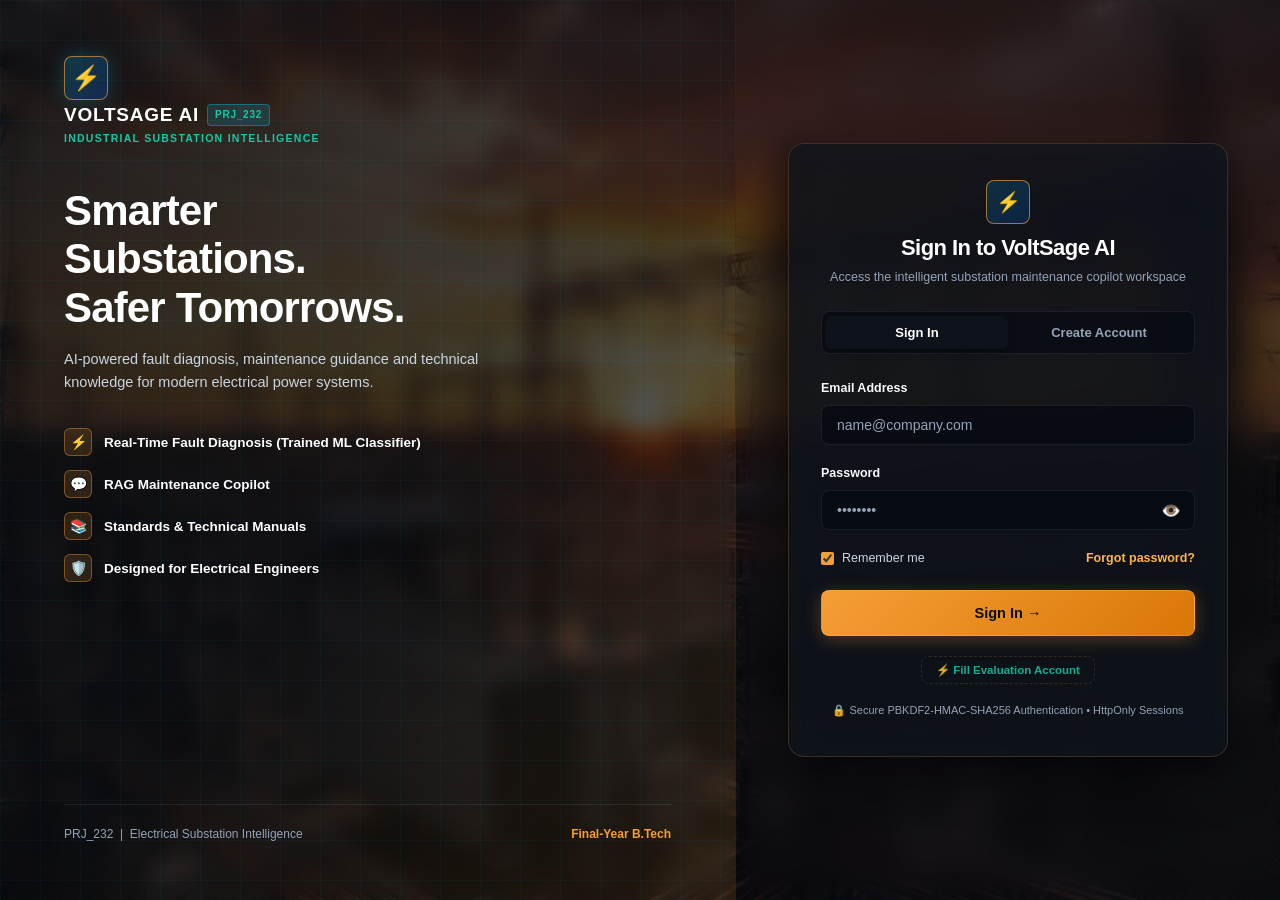
<file: frontend/login.html>
<!DOCTYPE html>
<html lang="en">
<head>
    <meta charset="UTF-8">
    <meta name="viewport" content="width=device-width, initial-scale=1.0">
    <title>VoltSage AI | Sign In & Authentication — PRJ_232</title>
    <link rel="stylesheet" href="css/industrial.css">
    <link rel="icon" href="data:image/svg+xml,<svg xmlns=%22http://www.w3.org/2000/svg%22 viewBox=%220 0 100 100%22><text y=%22.9em%22 font-size=%2290%22>⚡</text></svg>">
</head>
<body style="margin: 0; padding: 0;">

    <div class="split-auth-container">
        
        <!-- LEFT PANEL: BRANDING, HEADLINE & GENUINE FEATURES -->
        <div class="split-auth-left">
            <div>
                <!-- Brand Badge -->
                <div class="split-auth-brand">
                    <div style="width: 44px; height: 44px; border-radius: var(--radius-sm); background: linear-gradient(135deg, rgba(0, 210, 255, 0.2), rgba(0, 102, 255, 0.25)); border: 1px solid var(--border-active); display: flex; align-items: center; justify-content: center; font-size: 24px; color: var(--accent-cyan); box-shadow: 0 0 20px rgba(0, 210, 255, 0.25);">
                        ⚡
                    </div>
                    <div>
                        <div style="font-size: 19px; font-weight: 800; letter-spacing: 0.04em; color: #ffffff; display: flex; align-items: center; gap: 8px;">
                            VOLTSAGE AI
                            <span style="font-size: 10px; font-weight: 800; padding: 2px 7px; border-radius: 4px; background: rgba(0, 210, 255, 0.15); border: 1px solid rgba(0, 210, 255, 0.35); color: var(--accent-cyan);">PRJ_232</span>
                        </div>
                        <div style="font-size: 10.5px; font-weight: 700; letter-spacing: 0.12em; color: var(--accent-cyan); text-transform: uppercase;">
                            Industrial Substation Intelligence
                        </div>
                    </div>
                </div>

                <!-- Main Headline & Subtitle matching Reference -->
                <h1 class="split-auth-headline" style="font-size: 42px; font-weight: 800; line-height: 1.15; color: #ffffff; letter-spacing: -0.02em; margin: 40px 0 16px;">
                    Smarter<br>
                    Substations.<br>
                    Safer Tomorrows.
                </h1>
                <p class="split-auth-desc" style="font-size: 14.5px; line-height: 1.6; color: var(--text-secondary); max-width: 480px; margin-bottom: 34px;">
                    AI-powered fault diagnosis, maintenance guidance and technical knowledge for modern electrical power systems.
                </p>

                <!-- Project Feature List with Copper Badges -->
                <div style="display: flex; flex-direction: column; gap: 14px; margin-bottom: 40px;">
                    <div style="display: flex; align-items: center; gap: 12px; font-size: 13.5px; font-weight: 600; color: #ffffff;">
                        <span style="width: 28px; height: 28px; border-radius: 6px; background: rgba(245, 158, 54, 0.15); border: 1px solid rgba(245, 158, 54, 0.4); display: flex; align-items: center; justify-content: center; font-size: 14px; color: var(--copper-primary);">⚡</span>
                        <span>Real-Time Fault Diagnosis (Trained ML Classifier)</span>
                    </div>

                    <div style="display: flex; align-items: center; gap: 12px; font-size: 13.5px; font-weight: 600; color: #ffffff;">
                        <span style="width: 28px; height: 28px; border-radius: 6px; background: rgba(245, 158, 54, 0.15); border: 1px solid rgba(245, 158, 54, 0.4); display: flex; align-items: center; justify-content: center; font-size: 14px; color: var(--copper-primary);">💬</span>
                        <span>RAG Maintenance Copilot</span>
                    </div>

                    <div style="display: flex; align-items: center; gap: 12px; font-size: 13.5px; font-weight: 600; color: #ffffff;">
                        <span style="width: 28px; height: 28px; border-radius: 6px; background: rgba(245, 158, 54, 0.15); border: 1px solid rgba(245, 158, 54, 0.4); display: flex; align-items: center; justify-content: center; font-size: 14px; color: var(--copper-primary);">📚</span>
                        <span>Standards & Technical Manuals</span>
                    </div>

                    <div style="display: flex; align-items: center; gap: 12px; font-size: 13.5px; font-weight: 600; color: #ffffff;">
                        <span style="width: 28px; height: 28px; border-radius: 6px; background: rgba(245, 158, 54, 0.15); border: 1px solid rgba(245, 158, 54, 0.4); display: flex; align-items: center; justify-content: center; font-size: 14px; color: var(--copper-primary);">🛡️</span>
                        <span>Designed for Electrical Engineers</span>
                    </div>
                </div>
            </div>

            <!-- Left Footer Academic Attribution -->
            <div style="font-size: 12px; color: var(--text-muted); border-top: 1px solid var(--border-subtle); padding-top: 20px; display: flex; justify-content: space-between; align-items: center; flex-wrap: wrap; gap: 10px;">
                <span>PRJ_232 &nbsp;|&nbsp; Electrical Substation Intelligence</span>
                <span style="color: var(--copper-primary); font-weight: 600;">Final-Year B.Tech</span>
            </div>
        </div>

        <!-- RIGHT PANEL: AUTHENTICATION FORM CARD -->
        <div class="split-auth-right">
            <div class="auth-form-card">
                
                <div style="text-align: center; margin-bottom: 24px;">
                    <div style="width: 44px; height: 44px; margin: 0 auto 10px; border-radius: var(--radius-sm); background: linear-gradient(135deg, rgba(0, 210, 255, 0.15), rgba(0, 102, 255, 0.2)); border: 1px solid var(--border-active); display: flex; align-items: center; justify-content: center; font-size: 20px; color: var(--accent-cyan);">
                        ⚡
                    </div>
                    <h2 id="auth-header-title" style="font-size: 22px; font-weight: 800; color: #ffffff; margin-bottom: 6px;">
                        Sign In to VoltSage AI
                    </h2>
                    <p id="auth-header-desc" style="font-size: 12.5px; color: var(--text-muted);">
                        Access the intelligent substation maintenance copilot workspace
                    </p>
                </div>

                <!-- Tab Switcher: Sign In vs Register -->
                <div class="auth-tab-group">
                    <button type="button" id="tab-login-btn" class="auth-tab-btn active" onclick="switchAuthTab('login')">
                        Sign In
                    </button>
                    <button type="button" id="tab-register-btn" class="auth-tab-btn" onclick="switchAuthTab('register')">
                        Create Account
                    </button>
                </div>

                <!-- Shared Error / Alert Banner -->
                <div id="auth-error-banner" style="display: none; padding: 12px 14px; border-radius: var(--radius-sm); background: var(--danger-bg); border: 1px solid rgba(255, 51, 102, 0.3); color: #ff6b8b; font-size: 12.5px; margin-bottom: 18px; line-height: 1.4;"></div>

                <!-- ==================== SIGN IN FORM ==================== -->
                <form id="login-form">
                    <div class="form-group">
                        <label class="form-label" for="login-email">Email Address</label>
                        <input 
                            type="email" 
                            id="login-email" 
                            class="form-input" 
                            placeholder="name@company.com" 
                            required 
                            autocomplete="email"
                        >
                    </div>

                    <div class="form-group">
                        <label class="form-label" for="login-password">Password</label>
                        <div style="position: relative;">
                            <input 
                                type="password" 
                                id="login-password" 
                                class="form-input" 
                                placeholder="••••••••" 
                                required 
                                autocomplete="current-password"
                                style="padding-right: 42px;"
                            >
                            <button 
                                type="button" 
                                id="toggle-login-pwd-btn" 
                                style="position: absolute; right: 10px; top: 50%; transform: translateY(-50%); background: transparent; border: none; color: var(--text-muted); cursor: pointer; font-size: 16px; padding: 4px;"
                                title="Toggle password visibility"
                            >
                                👁️
                            </button>
                        </div>
                    </div>

                    <div style="display: flex; align-items: center; justify-content: space-between; margin-bottom: 16px; font-size: 12.5px;">
                        <label style="display: flex; align-items: center; gap: 8px; color: var(--text-secondary); cursor: pointer;">
                            <input type="checkbox" id="remember-me" checked style="accent-color: var(--copper-primary); cursor: pointer;">
                            <span>Remember me</span>
                        </label>
                        <a href="#" onclick="alert('Please contact your substation system administrator to reset credentials.'); return false;" style="color: var(--copper-hover); text-decoration: none; font-weight: 600;">
                            Forgot password?
                        </a>
                    </div>

                    <button type="submit" id="login-submit-btn" class="btn btn-copper" style="width: 100%; height: 46px; font-size: 14.5px; font-weight: 700; justify-content: center; margin-top: 6px;">
                        <span>Sign In →</span>
                    </button>
                </form>

                <!-- ==================== REGISTRATION FORM ==================== -->
                <form id="register-form" style="display: none;">
                    <div class="form-group">
                        <label class="form-label" for="reg-name">Full Engineering Name</label>
                        <input 
                            type="text" 
                            id="reg-name" 
                            class="form-input" 
                            placeholder="e.g. Vikram Sharma" 
                            required 
                            autocomplete="name"
                        >
                    </div>

                    <div class="form-group">
                        <label class="form-label" for="reg-email">Email Address</label>
                        <input 
                            type="email" 
                            id="reg-email" 
                            class="form-input" 
                            placeholder="engineer@voltsage.internal" 
                            required 
                            autocomplete="email"
                        >
                    </div>

                    <div class="form-group">
                        <label class="form-label" for="reg-password">Password (Minimum 6 characters)</label>
                        <div style="position: relative;">
                            <input 
                                type="password" 
                                id="reg-password" 
                                class="form-input" 
                                placeholder="Create a strong password" 
                                minlength="6"
                                required 
                                autocomplete="new-password"
                                style="padding-right: 42px;"
                            >
                            <button 
                                type="button" 
                                id="toggle-reg-pwd-btn" 
                                style="position: absolute; right: 10px; top: 50%; transform: translateY(-50%); background: transparent; border: none; color: var(--text-muted); cursor: pointer; font-size: 16px; padding: 4px;"
                                title="Toggle password visibility"
                            >
                                👁️
                            </button>
                        </div>
                    </div>

                    <div class="form-group">
                        <label class="form-label" for="reg-confirm-password">Confirm Password</label>
                        <div style="position: relative;">
                            <input 
                                type="password" 
                                id="reg-confirm-password" 
                                class="form-input" 
                                placeholder="Re-enter your password" 
                                minlength="6"
                                required 
                                autocomplete="new-password"
                                style="padding-right: 42px;"
                            >
                            <button 
                                type="button" 
                                id="toggle-reg-confirm-pwd-btn" 
                                style="position: absolute; right: 10px; top: 50%; transform: translateY(-50%); background: transparent; border: none; color: var(--text-muted); cursor: pointer; font-size: 16px; padding: 4px;"
                                title="Toggle password visibility"
                            >
                                👁️
                            </button>
                        </div>
                    </div>

                    <button type="submit" id="register-submit-btn" class="btn btn-copper" style="width: 100%; height: 46px; font-size: 14.5px; font-weight: 700; justify-content: center; margin-top: 14px;">
                        <span>Create Account →</span>
                    </button>
                </form>

                <!-- Evaluation Quick-Fill Control (Credentials hidden from static UI) -->
                <div style="margin-top: 20px; text-align: center;">
                    <button type="button" id="quick-fill-btn" class="btn btn-outline" style="font-size: 11.5px; padding: 6px 14px; border-style: dashed; opacity: 0.85; transition: opacity var(--transition-fast);" onclick="fillEvaluationCredentials()" title="Populate demo credentials for local academic evaluation">
                        ⚡ Fill Evaluation Account
                    </button>
                </div>

                <!-- Footer Security Details -->
                <div style="margin-top: 18px; text-align: center; font-size: 11px; color: var(--text-muted);">
                    🔒 Secure PBKDF2-HMAC-SHA256 Authentication • HttpOnly Sessions
                </div>

            </div>
        </div>

    </div>

    <!-- AUTHENTICATION CONTROLLER SCRIPT -->
    <script>
        // Tab switching logic
        function switchAuthTab(tab) {
            const loginForm = document.getElementById("login-form");
            const regForm = document.getElementById("register-form");
            const tabLoginBtn = document.getElementById("tab-login-btn");
            const tabRegBtn = document.getElementById("tab-register-btn");
            const titleEl = document.getElementById("auth-header-title");
            const descEl = document.getElementById("auth-header-desc");
            const errorBanner = document.getElementById("auth-error-banner");

            errorBanner.style.display = "none";

            if (tab === "register") {
                loginForm.style.display = "none";
                regForm.style.display = "block";
                tabLoginBtn.classList.remove("active");
                tabRegBtn.classList.add("active");
                titleEl.textContent = "Create Engineering Account";
                descEl.textContent = "Register a new profile to access your personal substation copilot";
            } else {
                loginForm.style.display = "block";
                regForm.style.display = "none";
                tabLoginBtn.classList.add("active");
                tabRegBtn.classList.remove("active");
                titleEl.textContent = "Sign In to VoltSage AI";
                descEl.textContent = "Access the intelligent substation maintenance copilot workspace";
            }
        }

        // Support ?tab=register in URL query
        if (window.location.search.includes("tab=register")) {
            switchAuthTab("register");
        }

        // Password visibility toggles helper
        function setupPasswordToggle(btnId, inputId) {
            const btn = document.getElementById(btnId);
            const input = document.getElementById(inputId);
            if (btn && input) {
                btn.addEventListener("click", () => {
                    if (input.type === "password") {
                        input.type = "text";
                        btn.textContent = "🙈";
                    } else {
                        input.type = "password";
                        btn.textContent = "👁️";
                    }
                });
            }
        }
        setupPasswordToggle("toggle-login-pwd-btn", "login-password");
        setupPasswordToggle("toggle-reg-pwd-btn", "reg-password");
        setupPasswordToggle("toggle-reg-confirm-pwd-btn", "reg-confirm-password");

        // Error message helper
        function showError(msg) {
            const errorBanner = document.getElementById("auth-error-banner");
            errorBanner.textContent = msg;
            errorBanner.style.display = "block";
        }

        // Quick-fill credentials for local academic evaluation without exposing credentials in static UI
        function fillEvaluationCredentials() {
            switchAuthTab("login");
            const emailInput = document.getElementById("login-email");
            const pwdInput = document.getElementById("login-password");
            if (emailInput && pwdInput) {
                emailInput.value = "engineer@voltsage.internal";
                pwdInput.value = "VoltSage#2026";
                emailInput.focus();
            }
        }

        // Handle Login Submission
        document.getElementById("login-form").addEventListener("submit", async function(e) {
            e.preventDefault();
            const email = document.getElementById("login-email").value.trim();
            const password = document.getElementById("login-password").value;
            const submitBtn = document.getElementById("login-submit-btn");

            submitBtn.disabled = true;
            submitBtn.innerHTML = "<span>Authenticating...</span>";

            try {
                const res = await fetch("/api/auth/login", {
                    method: "POST",
                    headers: { "Content-Type": "application/json" },
                    body: JSON.stringify({ email, password }),
                    credentials: "include"
                });

                const data = await res.json();
                if (!res.ok) {
                    throw new Error(data.detail || "Invalid email or password.");
                }

                // Successful login -> redirect to main workspace
                window.location.href = "/maintenance.html";
            } catch (err) {
                showError(err.message);
                submitBtn.disabled = false;
                submitBtn.innerHTML = "<span>Sign In →</span>";
            }
        });

        // Handle Registration Submission
        document.getElementById("register-form").addEventListener("submit", async function(e) {
            e.preventDefault();
            const fullName = document.getElementById("reg-name").value.trim();
            const email = document.getElementById("reg-email").value.trim();
            const password = document.getElementById("reg-password").value;
            const confirmPassword = document.getElementById("reg-confirm-password").value;
            const submitBtn = document.getElementById("register-submit-btn");

            if (password.length < 6) {
                showError("Password must be at least 6 characters long.");
                return;
            }

            if (password !== confirmPassword) {
                showError("Passwords do not match. Please verify and try again.");
                return;
            }

            submitBtn.disabled = true;
            submitBtn.innerHTML = "<span>Creating Account...</span>";

            try {
                const res = await fetch("/api/auth/register", {
                    method: "POST",
                    headers: { "Content-Type": "application/json" },
                    body: JSON.stringify({ email, full_name: fullName, password }),
                    credentials: "include"
                });

                const data = await res.json();
                if (!res.ok) {
                    throw new Error(data.detail || "Registration failed.");
                }

                // Automatically logs in and sets session cookie -> redirect to main workspace
                window.location.href = "/maintenance.html";
            } catch (err) {
                showError(err.message);
                submitBtn.disabled = false;
                submitBtn.innerHTML = "<span>Create Account →</span>";
            }
        });
    </script>
</body>
</html>
</file>
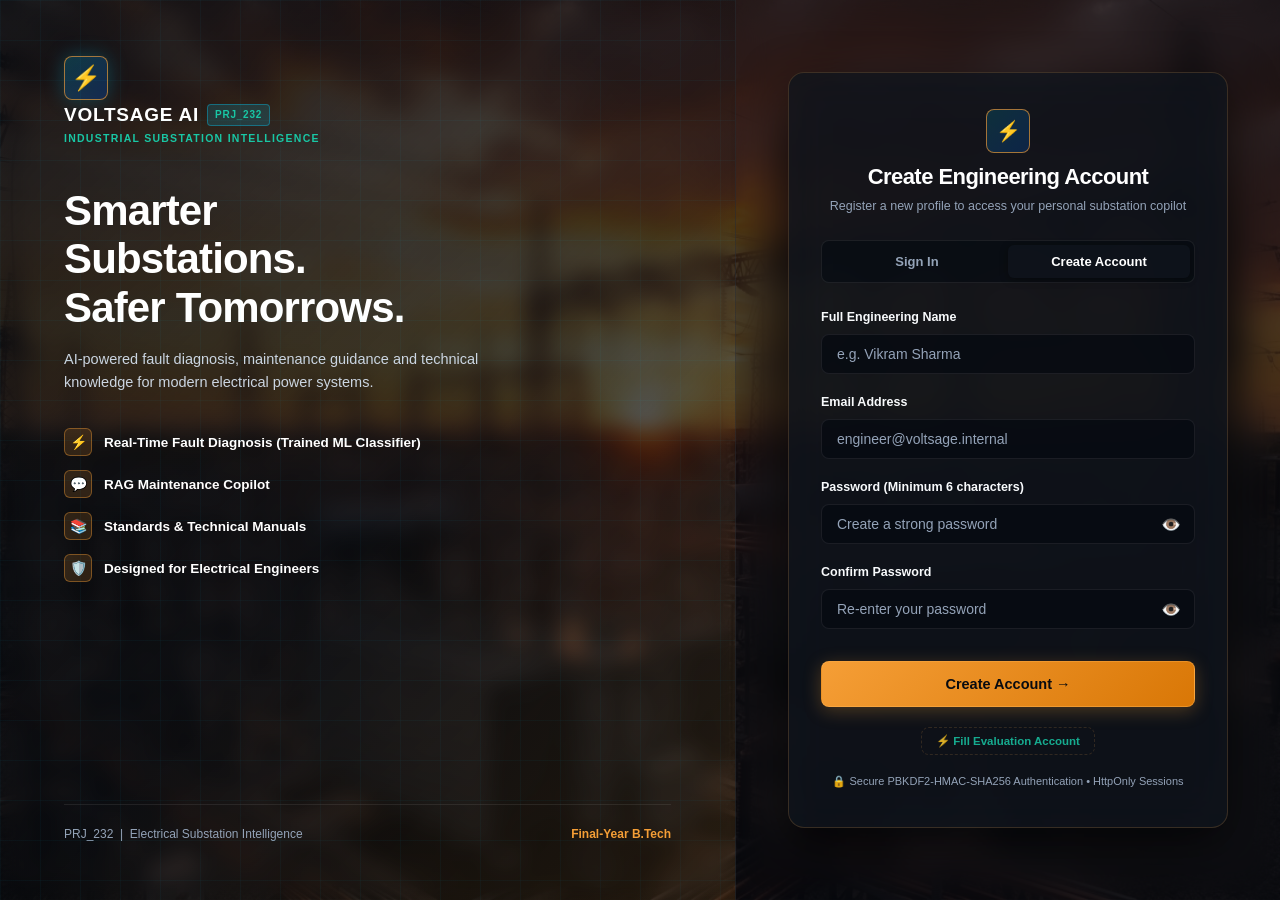
<file: frontend/register.html>
<!DOCTYPE html>
<html lang="en">
<head>
    <meta charset="UTF-8">
    <meta name="viewport" content="width=device-width, initial-scale=1.0">
    <title>VoltSage AI | Register & Authentication — PRJ_232</title>
    <meta http-equiv="refresh" content="0; url=login.html?tab=register">
    <link rel="stylesheet" href="css/industrial.css">
    <link rel="icon" href="data:image/svg+xml,<svg xmlns=%22http://www.w3.org/2000/svg%22 viewBox=%220 0 100 100%22><text y=%22.9em%22 font-size=%2290%22>⚡</text></svg>">
</head>
<body style="margin: 0; padding: 0;">
    <script>
        window.location.href = "login.html?tab=register";
    </script>
</body>
</html>
</file>
<file: frontend/css/industrial.css>
/* ============================================================
   PRJ_232: SUBSTATION AI — INDUSTRIAL DESIGN SYSTEM
   Professional SCADA / Industrial Engineering Theme
   Dark Navy / Charcoal foundation with Electric Cyan & Blue accents
   ============================================================ */

:root {
    /* Base Surfaces - Translucent Floating Dark Glass */
    --bg-base: transparent;
    --bg-surface: rgba(14, 18, 26, 0.76);        /* Translucent dark glass for primary panels */
    --bg-card: rgba(16, 21, 30, 0.72);           /* Translucent dark glass for cards */
    --bg-card-hover: rgba(22, 28, 40, 0.84);     /* Hover state card elevation */
    --bg-input: rgba(10, 14, 22, 0.78);          /* High-contrast dark input fields */
    --bg-sidebar: rgba(10, 13, 19, 0.82);        /* Translucent left navigation sidebar */
    --bg-glass: rgba(14, 18, 26, 0.76);

    /* Glassmorphism Surface Tokens */
    --glass-bg: rgba(14, 18, 26, 0.76);
    --glass-bg-strong: rgba(11, 15, 22, 0.88);
    --glass-bg-subtle: rgba(18, 23, 33, 0.58);
    --glass-card: rgba(16, 21, 30, 0.72);
    --glass-card-hover: rgba(22, 28, 40, 0.84);
    --glass-border: rgba(226, 156, 75, 0.22);
    --glass-border-subtle: rgba(226, 156, 75, 0.14);
    --glass-border-hover: rgba(226, 156, 75, 0.45);
    --glass-shadow: 0 16px 36px rgba(0, 0, 0, 0.45);
    --glass-blur: blur(16px);
    
    /* Luxury Copper & Warm Amber Primary Accents */
    --copper-primary: #F59E36;    /* Core industrial copper */
    --copper-hover: #FFB454;      /* Lighter warm amber for hover states */
    --copper-dark: #D97706;       /* Deeper burnished copper */
    --copper-glow: rgba(245, 158, 54, 0.28);
    --copper-glow-strong: rgba(245, 158, 54, 0.45);
    --copper-gradient: linear-gradient(135deg, #F59E36 0%, #D97706 100%);
    --copper-gradient-hover: linear-gradient(135deg, #FFB454 0%, #F59E36 100%);
    
    /* Technical & Semantic Colors */
    --teal-status: #19C7A5;       /* Crisp teal for online / normal operation */
    --teal-glow: rgba(25, 199, 165, 0.25);
    --accent-cyan: #19C7A5;
    --accent-blue: #0066FF;
    --accent-gradient: linear-gradient(135deg, #F59E36 0%, #D97706 100%);
    --success: #19C7A5;
    --success-bg: rgba(25, 199, 165, 0.12);
    --warning: #F59E36;
    --warning-bg: rgba(245, 158, 54, 0.12);
    --danger: #EF4444;
    --danger-bg: rgba(239, 68, 68, 0.12);
    
    /* Borders & Dividers */
    --border-subtle: rgba(255, 255, 255, 0.08);     /* Subtle translucent divider */
    --border-card: rgba(226, 156, 75, 0.20);       /* Subtle copper edge default card border */
    --border-copper: rgba(245, 158, 54, 0.35);     /* Hairline copper edge */
    --border-active: rgba(245, 158, 54, 0.65);     /* Active highlight border */
    --border-focus: #F59E36;                       /* Focused input border */
    
    /* Typography */
    --text-primary: #F8FAFC;      /* High-contrast crisp white */
    --text-secondary: #CBD5E1;    /* High-contrast readable slate white */
    --text-muted: #94A3B8;        /* Clear crisp slate metadata with >5.5:1 contrast */
    --text-copper: #FFB454;       /* Warm copper text */
    --text-accent: #FFB454;
    
    /* Layout & Geometry */
    --radius-sm: 8px;
    --radius-md: 12px;
    --radius-lg: 16px;
    --radius-pill: 9999px;
    --font-sans: -apple-system, BlinkMacSystemFont, "Segoe UI", Roboto, "Inter", "Helvetica Neue", sans-serif;
    --font-mono: ui-monospace, SFMono-Regular, Menlo, Monaco, Consolas, "Liberation Mono", "Courier New", monospace;
    
    /* Shadows */
    --shadow-sm: 0 4px 12px rgba(0, 0, 0, 0.3);
    --shadow-md: 0 12px 32px rgba(0, 0, 0, 0.45);
    --shadow-lg: 0 20px 48px rgba(0, 0, 0, 0.55);
    --shadow-copper: 0 6px 24px rgba(245, 158, 54, 0.28);
    --shadow-glow: 0 0 25px rgba(245, 158, 54, 0.2);
    
    /* Transitions */
    --transition-fast: 0.18s ease;
    --transition-normal: 0.28s cubic-bezier(0.16, 1, 0.3, 1);
    --transition-smooth: 0.4s cubic-bezier(0.16, 1, 0.3, 1);
}

/* Base Reset */
*, *::before, *::after {
    box-sizing: border-box;
    margin: 0;
    padding: 0;
}

html {
    font-size: 15px;
    scroll-behavior: smooth;
    background-color: #090b10;
}

body {
    font-family: var(--font-sans);
    background-color: #090b10;
    background-image:
        linear-gradient(rgba(5, 7, 12, 0.42), rgba(5, 7, 12, 0.62)),
        url("../img/substation-sunset.jpg");
    background-size: cover;
    background-position: center;
    background-repeat: no-repeat;
    background-attachment: fixed;
    color: var(--text-secondary);
    line-height: 1.6;
    min-height: 100vh;
    display: flex;
    flex-direction: column;
    overflow-x: hidden;
    -webkit-font-smoothing: antialiased;
}

/* Background Gradients */
body::before {
    display: none;
}

/* Reusable Glass Panel Class */
.glass-panel {
    background: var(--glass-card);
    backdrop-filter: var(--glass-blur);
    -webkit-backdrop-filter: var(--glass-blur);
    border: 1px solid var(--glass-border);
    box-shadow: var(--glass-shadow);
}

/* Typography Helpers */
h1, h2, h3, h4, h5, h6 {
    color: var(--text-primary);
    font-weight: 700;
    letter-spacing: -0.025em;
    line-height: 1.25;
}

a {
    color: var(--accent-cyan);
    text-decoration: none;
    transition: color var(--transition-fast);
}

a:hover {
    color: #80e5ff;
}

p {
    margin-bottom: 0.8rem;
}

/* Code & Mono */
code, pre, .font-mono {
    font-family: var(--font-mono);
}

/* ============================================================
   TOP NAVBAR
   ============================================================ */

.navbar {
    position: sticky;
    top: 0;
    left: 0;
    right: 0;
    height: 68px;
    background: rgba(8, 12, 20, 0.85);
    backdrop-filter: blur(16px);
    -webkit-backdrop-filter: blur(16px);
    border-bottom: 1px solid var(--border-subtle);
    z-index: 1000;
    display: flex;
    align-items: center;
    justify-content: space-between;
    padding: 0 32px;
}

.brand {
    display: flex;
    align-items: center;
    gap: 12px;
    text-decoration: none;
    color: var(--text-primary);
}

.brand-icon {
    width: 38px;
    height: 38px;
    border-radius: var(--radius-md);
    background: linear-gradient(135deg, rgba(0, 210, 255, 0.2), rgba(0, 102, 255, 0.2));
    border: 1px solid var(--border-card);
    display: flex;
    align-items: center;
    justify-content: center;
    color: var(--accent-cyan);
    font-size: 18px;
    box-shadow: 0 0 15px rgba(0, 210, 255, 0.15);
}

.brand-text {
    display: flex;
    flex-direction: column;
}

.brand-title {
    font-size: 15px;
    font-weight: 800;
    letter-spacing: 0.04em;
    color: var(--text-primary);
    display: flex;
    align-items: center;
    gap: 6px;
}

.brand-badge {
    font-size: 9px;
    padding: 2px 6px;
    border-radius: 4px;
    background: rgba(0, 210, 255, 0.15);
    color: var(--accent-cyan);
    font-weight: 700;
    letter-spacing: 0.08em;
}

.brand-subtitle {
    font-size: 10px;
    letter-spacing: 0.1em;
    color: var(--text-muted);
    font-weight: 600;
    text-transform: uppercase;
}

.nav-links {
    display: flex;
    align-items: center;
    gap: 6px;
    list-style: none;
}

.nav-item {
    position: relative;
}

.nav-link {
    display: flex;
    align-items: center;
    gap: 8px;
    padding: 8px 14px;
    border-radius: var(--radius-sm);
    color: var(--text-secondary);
    font-size: 13.5px;
    font-weight: 600;
    transition: all var(--transition-fast);
}

.nav-link:hover {
    color: var(--text-primary);
    background: rgba(255, 255, 255, 0.04);
}

.nav-link.active {
    color: var(--accent-cyan);
    background: rgba(0, 210, 255, 0.09);
    border: 1px solid rgba(0, 210, 255, 0.2);
}

.nav-right {
    display: flex;
    align-items: center;
    gap: 16px;
}

.status-pill {
    display: inline-flex;
    align-items: center;
    gap: 8px;
    padding: 5px 12px;
    border-radius: var(--radius-pill);
    background: rgba(0, 245, 155, 0.08);
    border: 1px solid rgba(0, 245, 155, 0.25);
    font-size: 11.5px;
    font-weight: 600;
    color: var(--success);
}

.status-dot {
    width: 7px;
    height: 7px;
    border-radius: 50%;
    background: var(--success);
    box-shadow: 0 0 10px var(--success);
    animation: statusPulse 2s infinite;
}

@keyframes statusPulse {
    0%, 100% { opacity: 1; transform: scale(1); }
    50% { opacity: 0.45; transform: scale(0.9); }
}

.menu-button {
    display: none;
    background: rgba(255, 255, 255, 0.05);
    border: 1px solid var(--border-subtle);
    color: var(--text-primary);
    padding: 8px 12px;
    border-radius: var(--radius-sm);
    font-size: 18px;
    cursor: pointer;
}

/* ============================================================
   PAGE LAYOUT
   ============================================================ */

.page-container {
    width: min(1280px, calc(100% - 48px));
    margin: 0 auto;
    padding: 38px 0 80px;
    flex: 1;
    position: relative;
    z-index: 1;
}

.page-header {
    margin-bottom: 34px;
    text-align: left;
}

.badge-tag {
    display: inline-flex;
    align-items: center;
    gap: 6px;
    font-size: 11px;
    font-weight: 700;
    letter-spacing: 0.1em;
    text-transform: uppercase;
    color: var(--accent-cyan);
    background: rgba(0, 210, 255, 0.08);
    border: 1px solid rgba(0, 210, 255, 0.2);
    padding: 4px 11px;
    border-radius: var(--radius-pill);
    margin-bottom: 12px;
}

.page-title {
    font-size: clamp(28px, 4.5vw, 42px);
    font-weight: 800;
    color: var(--text-primary);
    letter-spacing: -0.03em;
    line-height: 1.15;
}

.page-subtitle {
    font-size: 15px;
    color: var(--text-secondary);
    max-width: 780px;
    margin-top: 8px;
    line-height: 1.6;
}

/* ============================================================
   CARDS & PANELS
   ============================================================ */

.card {
    background: var(--bg-card);
    backdrop-filter: blur(16px);
    -webkit-backdrop-filter: blur(16px);
    border: 1px solid var(--border-card);
    border-radius: var(--radius-lg);
    padding: 26px;
    box-shadow: 0 12px 32px rgba(0, 0, 0, 0.35);
    transition: transform var(--transition-normal), border-color var(--transition-normal), box-shadow var(--transition-normal), background var(--transition-normal);
    position: relative;
    overflow: hidden;
}

.card:hover {
    border-color: var(--border-active);
    box-shadow: var(--shadow-glow);
    background: var(--bg-card-hover);
}

.card-header {
    display: flex;
    align-items: flex-start;
    justify-content: space-between;
    margin-bottom: 18px;
    gap: 14px;
}

.card-title {
    font-size: 18px;
    font-weight: 700;
    color: var(--text-primary);
}

.card-subtitle {
    font-size: 12px;
    color: var(--text-muted);
    margin-top: 3px;
}

.card-icon {
    width: 42px;
    height: 42px;
    border-radius: var(--radius-md);
    background: rgba(0, 210, 255, 0.08);
    border: 1px solid rgba(0, 210, 255, 0.2);
    color: var(--accent-cyan);
    display: flex;
    align-items: center;
    justify-content: center;
    font-size: 20px;
    flex-shrink: 0;
}

/* Stat Grid */
.stat-grid {
    display: grid;
    grid-template-columns: repeat(auto-fit, minmax(240px, 1fr));
    gap: 18px;
    margin-bottom: 30px;
}

.stat-card {
    background: var(--bg-card);
    backdrop-filter: blur(16px);
    -webkit-backdrop-filter: blur(16px);
    border: 1px solid var(--border-card);
    border-radius: var(--radius-md);
    padding: 20px 22px;
    display: flex;
    flex-direction: column;
    gap: 6px;
    position: relative;
    box-shadow: 0 8px 24px rgba(0, 0, 0, 0.3);
    transition: transform var(--transition-normal), border-color var(--transition-normal), box-shadow var(--transition-normal);
}

.stat-card:hover {
    border-color: var(--border-copper);
    transform: translateY(-2px);
    box-shadow: var(--shadow-copper);
}

.stat-label {
    font-size: 11.5px;
    font-weight: 700;
    color: var(--text-muted);
    letter-spacing: 0.08em;
    text-transform: uppercase;
}

.stat-value {
    font-size: 32px;
    font-weight: 800;
    color: var(--text-primary);
    letter-spacing: -0.03em;
    line-height: 1.1;
    display: flex;
    align-items: baseline;
    gap: 6px;
}

.stat-value.cyan { color: var(--accent-cyan); }
.stat-value.green { color: var(--success); }
.stat-value.amber { color: var(--warning); }

.stat-sub {
    font-size: 12px;
    color: var(--text-secondary);
    display: flex;
    align-items: center;
    gap: 6px;
}

/* ============================================================
   BUTTONS
   ============================================================ */

.btn {
    display: inline-flex;
    align-items: center;
    justify-content: center;
    gap: 8px;
    padding: 10px 20px;
    border-radius: var(--radius-sm);
    font-size: 13.5px;
    font-weight: 700;
    cursor: pointer;
    border: 1px solid transparent;
    transition: all var(--transition-fast);
    outline: none;
    text-decoration: none;
    white-space: nowrap;
}

.btn:focus-visible {
    box-shadow: 0 0 0 3px rgba(0, 210, 255, 0.4);
}

.btn-primary {
    background: var(--copper-gradient);
    color: #080B10;
    font-weight: 700;
    box-shadow: 0 4px 18px var(--copper-glow);
    border: 1px solid rgba(255, 180, 84, 0.4);
}

.btn-primary:hover {
    background: var(--copper-gradient-hover);
    color: #080B10;
    transform: translateY(-1px);
    box-shadow: 0 6px 22px var(--copper-glow-strong);
}

.btn-copper {
    background: var(--copper-gradient);
    color: #080B10;
    font-weight: 700;
    box-shadow: 0 4px 18px var(--copper-glow);
    border: 1px solid rgba(255, 180, 84, 0.4);
}

.btn-copper:hover {
    background: var(--copper-gradient-hover);
    color: #080B10;
    transform: translateY(-1px);
    box-shadow: 0 6px 22px var(--copper-glow-strong);
}

.btn-secondary {
    background: rgba(255, 255, 255, 0.04);
    border-color: var(--border-subtle);
    color: var(--text-primary);
}

.btn-secondary:hover {
    background: rgba(255, 255, 255, 0.08);
    border-color: var(--border-card);
    color: var(--accent-cyan);
}

.btn-outline {
    background: transparent;
    border-color: var(--border-card);
    color: var(--accent-cyan);
}

.btn-outline:hover {
    background: rgba(0, 210, 255, 0.08);
    border-color: var(--accent-cyan);
}

.btn-pill {
    border-radius: var(--radius-pill);
    padding: 6px 14px;
    font-size: 12px;
}

.btn:disabled {
    opacity: 0.55;
    cursor: not-allowed;
    transform: none !important;
}

/* ============================================================
   FORM CONTROLS
   ============================================================ */

.form-group {
    margin-bottom: 18px;
}

.form-label {
    display: flex;
    justify-content: space-between;
    font-size: 12.5px;
    font-weight: 600;
    color: var(--text-primary);
    margin-bottom: 7px;
}

.form-label span.unit {
    color: var(--accent-cyan);
    font-family: var(--font-mono);
    font-size: 11px;
}

.form-input, .form-select, .form-textarea {
    width: 100%;
    padding: 11px 15px;
    border-radius: var(--radius-sm);
    background: rgba(7, 11, 18, 0.8);
    border: 1px solid var(--border-subtle);
    color: var(--text-primary);
    font-size: 14px;
    font-family: var(--font-sans);
    outline: none;
    transition: border-color var(--transition-fast), box-shadow var(--transition-fast);
}

.form-input:focus, .form-select:focus, .form-textarea:focus {
    border-color: var(--border-focus);
    box-shadow: 0 0 0 3px rgba(0, 210, 255, 0.15);
}

.form-input::placeholder {
    color: var(--text-muted);
}

/* ============================================================
   CHATBOT UI
   ============================================================ */

.chat-container {
    display: flex;
    flex-direction: column;
    height: 640px;
    background: var(--bg-card);
    border: 1px solid var(--border-card);
    border-radius: var(--radius-lg);
    box-shadow: var(--shadow-md);
    overflow: hidden;
}

.chat-header {
    padding: 18px 24px;
    border-bottom: 1px solid var(--border-subtle);
    display: flex;
    align-items: center;
    justify-content: space-between;
    background: rgba(12, 18, 32, 0.6);
}

.chat-header-info {
    display: flex;
    align-items: center;
    gap: 12px;
}

.chat-messages {
    flex: 1;
    overflow-y: auto;
    padding: 24px;
    display: flex;
    flex-direction: column;
    gap: 18px;
    scroll-behavior: smooth;
}

.chat-message {
    display: flex;
    gap: 14px;
    max-width: 86%;
    animation: fadeIn 0.25s ease;
}

@keyframes fadeIn {
    from { opacity: 0; transform: translateY(6px); }
    to { opacity: 1; transform: translateY(0); }
}

.chat-message.assistant {
    align-self: flex-start;
}

.chat-message.user {
    align-self: flex-end;
    flex-direction: row-reverse;
}

.message-avatar {
    width: 36px;
    height: 36px;
    border-radius: var(--radius-md);
    display: flex;
    align-items: center;
    justify-content: center;
    font-size: 13px;
    font-weight: 800;
    flex-shrink: 0;
}

.chat-message.assistant .message-avatar {
    background: rgba(0, 210, 255, 0.12);
    border: 1px solid rgba(0, 210, 255, 0.3);
    color: var(--accent-cyan);
}

.chat-message.user .message-avatar {
    background: rgba(0, 102, 255, 0.2);
    border: 1px solid rgba(0, 102, 255, 0.4);
    color: #ffffff;
}

.message-bubble {
    padding: 16px 20px;
    border-radius: var(--radius-md);
    font-size: 14.5px;
    line-height: 1.65;
    word-break: break-word;
    backdrop-filter: blur(12px);
    -webkit-backdrop-filter: blur(12px);
}

.chat-message.assistant .message-bubble {
    background: rgba(16, 22, 34, 0.78);
    border: 1px solid var(--border-card);
    color: #e2e8f0;
    box-shadow: 0 4px 16px rgba(0, 0, 0, 0.25);
}

.chat-message.user .message-bubble {
    background: linear-gradient(135deg, rgba(245, 158, 54, 0.24) 0%, rgba(217, 119, 6, 0.3) 100%);
    border: 1px solid rgba(245, 158, 54, 0.45);
    color: #ffffff;
    box-shadow: 0 4px 16px rgba(0, 0, 0, 0.25);
}

.message-sender {
    font-size: 11px;
    font-weight: 700;
    letter-spacing: 0.08em;
    text-transform: uppercase;
    margin-bottom: 6px;
}

.chat-message.assistant .message-sender { color: var(--accent-cyan); }
.chat-message.user .message-sender { color: #a5b4fc; text-align: right; }

.message-bubble ul, .message-bubble ol {
    margin: 10px 0;
    padding-left: 22px;
}

.message-bubble li {
    margin-bottom: 6px;
}

.message-bubble strong {
    color: #ffffff;
    font-weight: 700;
}

.message-bubble p {
    margin-bottom: 8px;
}

.message-bubble p:last-child {
    margin-bottom: 0;
}

.sources-container {
    margin-top: 14px;
    padding-top: 12px;
    border-top: 1px solid rgba(255, 255, 255, 0.08);
    font-size: 11.5px;
    display: flex;
    flex-wrap: wrap;
    align-items: center;
    gap: 8px;
}

.source-badge {
    background: rgba(0, 210, 255, 0.08);
    border: 1px solid rgba(0, 210, 255, 0.2);
    color: var(--accent-cyan);
    padding: 3px 8px;
    border-radius: var(--radius-sm);
    font-size: 11px;
    display: inline-flex;
    align-items: center;
    gap: 5px;
}

.suggested-prompts {
    padding: 12px 24px;
    display: flex;
    gap: 8px;
    overflow-x: auto;
    border-top: 1px solid var(--border-subtle);
    background: rgba(12, 18, 32, 0.4);
}

.prompt-pill {
    background: rgba(255, 255, 255, 0.03);
    border: 1px solid var(--border-subtle);
    color: var(--text-secondary);
    padding: 6px 14px;
    border-radius: var(--radius-pill);
    font-size: 12px;
    cursor: pointer;
    white-space: nowrap;
    transition: all var(--transition-fast);
}

.prompt-pill:hover {
    color: var(--accent-cyan);
    border-color: var(--border-active);
    background: rgba(0, 210, 255, 0.06);
}

.chat-input-row {
    padding: 18px 24px;
    border-top: 1px solid var(--border-subtle);
    display: flex;
    gap: 12px;
    background: rgba(12, 18, 32, 0.8);
}

.chat-input {
    flex: 1;
    background: rgba(7, 11, 18, 0.9);
    border: 1px solid var(--border-subtle);
    border-radius: var(--radius-sm);
    padding: 12px 16px;
    color: var(--text-primary);
    font-size: 14.5px;
    outline: none;
    transition: border-color var(--transition-fast);
}

.chat-input:focus {
    border-color: var(--border-focus);
}

/* ============================================================
   CHECKLIST COMPONENT
   ============================================================ */

.checklist-group {
    background: var(--bg-card);
    border: 1px solid var(--border-card);
    border-radius: var(--radius-lg);
    padding: 24px;
    margin-bottom: 22px;
}

.checklist-header {
    display: flex;
    justify-content: space-between;
    align-items: center;
    margin-bottom: 18px;
    padding-bottom: 14px;
    border-bottom: 1px solid var(--border-subtle);
}

.task-item {
    display: flex;
    align-items: flex-start;
    gap: 14px;
    padding: 12px 14px;
    border-radius: var(--radius-sm);
    transition: background var(--transition-fast);
    cursor: pointer;
}

.task-item:hover {
    background: rgba(255, 255, 255, 0.03);
}

.task-checkbox {
    width: 20px;
    height: 20px;
    border-radius: 5px;
    border: 2px solid var(--border-active);
    background: rgba(7, 11, 18, 0.6);
    display: flex;
    align-items: center;
    justify-content: center;
    cursor: pointer;
    flex-shrink: 0;
    margin-top: 2px;
    transition: all var(--transition-fast);
}

.task-checkbox.checked {
    background: var(--accent-cyan);
    border-color: var(--accent-cyan);
    color: #070b12;
}

.task-text {
    font-size: 14px;
    color: #e2e8f0;
    flex: 1;
    transition: color var(--transition-fast);
}

.task-item.completed .task-text {
    text-decoration: line-through;
    color: var(--text-muted);
}

.task-tag-critical {
    font-size: 10px;
    font-weight: 700;
    text-transform: uppercase;
    padding: 2px 7px;
    border-radius: 4px;
    background: var(--danger-bg);
    color: var(--danger);
    border: 1px solid rgba(255, 51, 102, 0.25);
}

/* ============================================================
   FOOTER
   ============================================================ */

.footer {
    border-top: 1px solid var(--border-subtle);
    background: rgba(8, 12, 20, 0.95);
    padding: 36px 32px 24px;
    margin-top: auto;
    z-index: 10;
}

.footer-content {
    width: min(1280px, calc(100% - 48px));
    margin: 0 auto;
    display: flex;
    justify-content: space-between;
    align-items: center;
    flex-wrap: wrap;
    gap: 20px;
}

.footer-brand strong {
    color: var(--text-primary);
    font-size: 14px;
    font-weight: 800;
    letter-spacing: 0.05em;
}

.footer-brand span {
    display: block;
    font-size: 12px;
    color: var(--text-muted);
    margin-top: 4px;
}

.footer-nav {
    display: flex;
    gap: 20px;
    list-style: none;
}

.footer-nav a {
    color: var(--text-secondary);
    font-size: 13px;
    font-weight: 500;
}

.footer-nav a:hover {
    color: var(--accent-cyan);
}

/* ============================================================
   MINIMAL SINGLE-LINE FOOTER (Non-Chat Pages)
   ============================================================ */

.footer-minimal {
    border-top: 1px solid var(--border-subtle);
    background: rgba(8, 12, 20, 0.92);
    padding: 14px 24px;
    margin-top: auto;
    z-index: 10;
}

.footer-minimal-container {
    max-width: 1240px;
    margin: 0 auto;
    display: flex;
    justify-content: space-between;
    align-items: center;
    flex-wrap: wrap;
    gap: 12px;
    font-size: 11.5px;
    color: var(--text-muted);
}

/* ============================================================
   RESPONSIVE DESIGN
   ============================================================ */

@media (max-width: 960px) {
    .nav-links {
        display: none;
    }
}
    
/* ============================================================
   VOLTSAGE AI TWO-PANEL CHAT LAYOUT & SIDEBAR
   ============================================================ */

.voltsage-chat-layout {
    display: grid;
    grid-template-columns: 290px 1fr;
    gap: 0;
    height: 720px;
    background: var(--bg-card);
    backdrop-filter: blur(16px);
    -webkit-backdrop-filter: blur(16px);
    border: 1px solid var(--border-card);
    border-radius: var(--radius-lg);
    box-shadow: var(--shadow-md);
    overflow: hidden;
}

.voltsage-sidebar {
    background: rgba(8, 12, 20, 0.78);
    backdrop-filter: blur(16px);
    -webkit-backdrop-filter: blur(16px);
    border-right: 1px solid var(--border-subtle);
    display: flex;
    flex-direction: column;
    overflow: hidden;
    height: 100%;
}

.sidebar-header {
    padding: 16px;
    border-bottom: 1px solid var(--border-subtle);
    display: flex;
    flex-direction: column;
    gap: 12px;
}

.new-chat-btn {
    width: 100%;
    display: flex;
    align-items: center;
    justify-content: center;
    gap: 8px;
    background: linear-gradient(135deg, #ff6b35 0%, #f97316 100%);
    border: 1px solid rgba(255, 120, 73, 0.6);
    color: #ffffff;
    padding: 11px 16px;
    border-radius: var(--radius-sm);
    font-size: 13.5px;
    font-weight: 700;
    cursor: pointer;
    box-shadow: 0 4px 14px rgba(255, 107, 53, 0.28);
    transition: all var(--transition-fast);
}

.new-chat-btn:hover {
    background: linear-gradient(135deg, #ff7a45 0%, #fb923c 100%);
    box-shadow: 0 6px 20px rgba(255, 107, 53, 0.45);
    transform: translateY(-1px);
}

.conv-search-input {
    width: 100%;
    background: rgba(7, 11, 18, 0.7);
    border: 1px solid var(--border-subtle);
    border-radius: var(--radius-sm);
    padding: 8px 12px;
    color: var(--text-primary);
    font-size: 12px;
    outline: none;
    transition: border-color var(--transition-fast);
}

.conv-search-input:focus {
    border-color: var(--border-focus);
}

.conversations-list {
    flex: 1;
    overflow-y: auto;
    padding: 10px;
    display: flex;
    flex-direction: column;
    gap: 4px;
}

.conv-item {
    display: flex;
    align-items: center;
    justify-content: space-between;
    padding: 9px 12px;
    border-radius: var(--radius-sm);
    color: var(--text-secondary);
    font-size: 12.5px;
    cursor: pointer;
    transition: all var(--transition-fast);
    border: 1px solid transparent;
    user-select: none;
}

.conv-item:hover {
    background: rgba(255, 255, 255, 0.04);
    color: var(--text-primary);
}

.conv-item.active {
    background: rgba(0, 210, 255, 0.1);
    border-color: rgba(0, 210, 255, 0.25);
    color: #ffffff;
    font-weight: 600;
}

.conv-title {
    flex: 1;
    white-space: nowrap;
    overflow: hidden;
    text-overflow: ellipsis;
    margin-right: 8px;
}

.conv-actions {
    display: none;
    align-items: center;
    gap: 6px;
}

.conv-item:hover .conv-actions,
.conv-item.active .conv-actions {
    display: flex;
}

.conv-action-btn {
    background: transparent;
    border: none;
    color: var(--text-muted);
    cursor: pointer;
    font-size: 13px;
    padding: 2px 4px;
    border-radius: 4px;
    transition: color var(--transition-fast);
}

.conv-action-btn:hover {
    color: var(--accent-cyan);
}

.conv-action-btn.delete:hover {
    color: var(--danger);
}

.sidebar-user-footer {
    padding: 14px 16px;
    border-top: 1px solid var(--border-subtle);
    background: rgba(7, 11, 18, 0.6);
    display: flex;
    align-items: center;
    justify-content: space-between;
}

.chat-panel-main {
    display: flex;
    flex-direction: column;
    height: 100%;
    overflow: hidden;
    background: rgba(8, 11, 17, 0.45);
    backdrop-filter: blur(8px);
    -webkit-backdrop-filter: blur(8px);
}

.copy-btn {
    display: inline-flex;
    align-items: center;
    gap: 4px;
    padding: 3px 8px;
    background: rgba(255, 255, 255, 0.04);
    border: 1px solid var(--border-subtle);
    color: var(--text-muted);
    border-radius: 4px;
    font-size: 10.5px;
    cursor: pointer;
    transition: all var(--transition-fast);
    margin-top: 8px;
}

.copy-btn:hover {
    color: var(--accent-cyan);
    border-color: var(--accent-cyan);
    background: rgba(0, 210, 255, 0.08);
}

@media (max-width: 900px) {
    .voltsage-chat-layout {
        grid-template-columns: 1fr;
        height: auto;
    }
    .voltsage-sidebar {
        max-height: 240px;
        border-right: none;
        border-bottom: 1px solid var(--border-subtle);
    }
}

@media (max-width: 960px) {
    .nav-links.mobile-open {
        display: flex;
        flex-direction: column;
        position: absolute;
        top: 68px;
        left: 0;
        right: 0;
        background: rgba(8, 12, 20, 0.98);
        border-bottom: 1px solid var(--border-subtle);
        padding: 20px;
        gap: 8px;
        box-shadow: var(--shadow-md);
    }
    
    .menu-button {
        display: block;
    }
}

@media (max-width: 640px) {
    .navbar {
        padding: 0 18px;
    }
    
    .page-container {
        width: calc(100% - 32px);
        padding: 24px 0 60px;
    }
    
    .card {
        padding: 18px;
    }
    
    .chat-container {
        height: 520px;
    }
    
    .chat-message {
        max-width: 95%;
    }
}

/* ============================================================
   CONVERSATION GROUP HEADERS & SIDEBAR NAVIGATION
   ============================================================ */

.conv-group-header {
    font-size: 10px;
    font-weight: 800;
    text-transform: uppercase;
    letter-spacing: 0.1em;
    color: var(--text-muted);
    padding: 12px 10px 4px;
}

.sidebar-nav-section {
    padding: 10px 12px;
    border-bottom: 1px solid var(--border-subtle);
    display: flex;
    flex-direction: column;
    gap: 3px;
}

.sidebar-nav-link {
    display: flex;
    align-items: center;
    gap: 10px;
    padding: 8px 12px;
    border-radius: var(--radius-sm);
    color: var(--text-secondary);
    font-size: 12.5px;
    font-weight: 500;
    text-decoration: none;
    transition: all var(--transition-fast);
}

.sidebar-nav-link:hover {
    background: rgba(255, 255, 255, 0.05);
    color: #ffffff;
}

.sidebar-nav-link.active {
    background: rgba(0, 210, 255, 0.12);
    color: var(--accent-cyan);
    font-weight: 600;
    border: 1px solid rgba(0, 210, 255, 0.25);
}

/* ============================================================
   SPLIT-SCREEN AUTHENTICATION LAYOUT (Reference Design)
   ============================================================ */

.split-auth-container {
    display: grid;
    grid-template-columns: 1.15fr 0.85fr;
    min-height: 100vh;
    background: transparent;
    overflow-x: hidden;
}

.split-auth-left {
    background: linear-gradient(135deg, rgba(8, 11, 16, 0.82) 0%, rgba(8, 11, 16, 0.52) 55%, rgba(245, 158, 54, 0.12) 100%);
    backdrop-filter: blur(10px);
    -webkit-backdrop-filter: blur(10px);
    border-right: 1px solid var(--border-subtle);
    padding: 56px 64px;
    display: flex;
    flex-direction: column;
    justify-content: space-between;
    position: relative;
}

.split-auth-left::before {
    content: "";
    position: absolute;
    inset: 0;
    background-image: linear-gradient(rgba(0, 210, 255, 0.035) 1px, transparent 1px),
                      linear-gradient(90deg, rgba(0, 210, 255, 0.035) 1px, transparent 1px);
    background-size: 40px 40px;
    pointer-events: none;
}

.split-auth-headline {
    font-size: 36px;
    font-weight: 800;
    line-height: 1.25;
    color: #ffffff;
    margin: 24px 0 16px;
    letter-spacing: -0.02em;
}

.split-auth-desc {
    font-size: 14.5px;
    line-height: 1.6;
    color: var(--text-secondary);
    max-width: 580px;
    margin-bottom: 32px;
}

.split-features-grid {
    display: grid;
    grid-template-columns: 1fr 1fr;
    gap: 16px;
    margin-bottom: 32px;
}

.split-feature-card {
    background: rgba(14, 20, 32, 0.65);
    backdrop-filter: blur(12px);
    -webkit-backdrop-filter: blur(12px);
    border: 1px solid var(--border-card);
    border-radius: var(--radius-md);
    padding: 16px;
    transition: all var(--transition-fast);
}

.split-feature-card:hover {
    border-color: var(--border-active);
    transform: translateY(-2px);
    background: rgba(18, 26, 42, 0.82);
    box-shadow: 0 8px 24px rgba(0, 0, 0, 0.35);
}

.split-feature-icon {
    font-size: 20px;
    margin-bottom: 8px;
    display: inline-block;
}

.split-feature-title {
    font-size: 13.5px;
    font-weight: 700;
    color: #ffffff;
    margin-bottom: 4px;
}

.split-feature-text {
    font-size: 12px;
    color: var(--text-muted);
    line-height: 1.5;
}

.split-auth-right {
    display: flex;
    align-items: center;
    justify-content: center;
    padding: 48px 36px;
    background: rgba(8, 11, 17, 0.45);
    backdrop-filter: blur(16px);
    -webkit-backdrop-filter: blur(16px);
}

.auth-form-card {
    width: 100%;
    max-width: 440px;
    background: var(--bg-card);
    backdrop-filter: blur(20px);
    -webkit-backdrop-filter: blur(20px);
    border: 1px solid var(--border-card);
    border-radius: var(--radius-lg);
    padding: 36px 32px;
    box-shadow: 0 16px 48px rgba(0, 0, 0, 0.55);
}

.auth-tab-group {
    display: grid;
    grid-template-columns: 1fr 1fr;
    background: rgba(7, 11, 18, 0.65);
    border-radius: var(--radius-sm);
    padding: 4px;
    margin-bottom: 24px;
    border: 1px solid var(--border-subtle);
}

.auth-tab-btn {
    padding: 9px 12px;
    font-size: 13px;
    font-weight: 600;
    color: var(--text-muted);
    background: transparent;
    border: none;
    border-radius: calc(var(--radius-sm) - 2px);
    cursor: pointer;
    transition: all var(--transition-fast);
}

.auth-tab-btn.active {
    background: var(--bg-card);
    color: #ffffff;
    box-shadow: 0 2px 8px rgba(0, 0, 0, 0.3);
}

@media (max-width: 900px) {
    .split-auth-container {
        grid-template-columns: 1fr;
    }
    .split-auth-left {
        padding: 36px 24px;
        border-right: none;
        border-bottom: 1px solid var(--border-subtle);
    }
    .split-features-grid {
        grid-template-columns: 1fr;
    }
    .split-auth-right {
        padding: 36px 20px 60px;
    }
}

/* ============================================================
   VOLTSAGE AI THREE-PANEL CHATGPT-STYLE WORKSPACE
   Fixed Viewport Height (100vh / 100dvh) with Independent Scrolling
   ============================================================ */

body.chat-app-body {
    height: 100vh;
    height: 100dvh;
    width: 100%;
    margin: 0;
    padding: 0;
    overflow: hidden;
    background-color: #090b10;
    background-image:
        linear-gradient(rgba(5, 7, 12, 0.42), rgba(5, 7, 12, 0.62)),
        url("../img/substation-sunset.jpg");
    background-size: cover;
    background-position: center;
    background-repeat: no-repeat;
    background-attachment: fixed;
    display: flex;
}

.chat-app-layout {
    display: flex;
    width: 100%;
    height: 100%;
    overflow: hidden;
    position: relative;
    background: transparent;
}

/* PANEL A: MAIN APPLICATION NAVIGATION SIDEBAR */
.panel-a-nav {
    width: 230px;
    min-width: 230px;
    flex-shrink: 0;
    height: 100%;
    display: flex;
    flex-direction: column;
    background: rgba(10, 14, 20, 0.82);
    backdrop-filter: blur(20px);
    -webkit-backdrop-filter: blur(20px);
    border-right: 1px solid var(--border-subtle);
    z-index: 20;
    user-select: none;
}

.panel-a-brand {
    padding: 16px 14px;
    display: flex;
    align-items: center;
    gap: 10px;
    border-bottom: 1px solid var(--border-subtle);
    text-decoration: none;
}

.panel-a-brand .brand-icon {
    width: 34px;
    height: 34px;
    border-radius: var(--radius-sm);
    background: linear-gradient(135deg, rgba(0, 210, 255, 0.2), rgba(0, 102, 255, 0.25));
    border: 1px solid rgba(0, 210, 255, 0.35);
    display: flex;
    align-items: center;
    justify-content: center;
    font-size: 18px;
    color: var(--accent-cyan);
    box-shadow: 0 0 12px rgba(0, 210, 255, 0.2);
    flex-shrink: 0;
}

.panel-a-brand .brand-title {
    font-size: 13.5px;
    font-weight: 800;
    color: #ffffff;
    letter-spacing: 0.04em;
    display: flex;
    align-items: center;
    gap: 6px;
}

.panel-a-brand .brand-badge {
    font-size: 9px;
    padding: 1px 5px;
    border-radius: 3px;
    background: rgba(0, 210, 255, 0.15);
    border: 1px solid rgba(0, 210, 255, 0.3);
    color: var(--accent-cyan);
    font-weight: 700;
}

.panel-a-brand .brand-subtitle {
    font-size: 9px;
    color: var(--text-muted);
    letter-spacing: 0.08em;
    margin-top: 2px;
}

.panel-a-action {
    padding: 14px 12px 10px;
}

.panel-a-new-chat-btn {
    width: 100%;
    display: flex;
    align-items: center;
    justify-content: center;
    gap: 8px;
    padding: 10px 16px;
    background: var(--copper-gradient);
    color: #080B10;
    border: 1px solid rgba(255, 180, 84, 0.4);
    border-radius: var(--radius-sm);
    font-size: 13.5px;
    font-weight: 700;
    cursor: pointer;
    box-shadow: 0 4px 16px var(--copper-glow);
    transition: all var(--transition-fast);
}

.panel-a-new-chat-btn:hover {
    background: var(--copper-gradient-hover);
    box-shadow: 0 6px 22px var(--copper-glow-strong);
    transform: translateY(-1px);
    color: #080B10;
}

.panel-a-nav-menu {
    flex: 1;
    overflow-y: auto;
    padding: 8px 10px;
    display: flex;
    flex-direction: column;
    gap: 3px;
}

.panel-a-nav-item {
    display: flex;
    align-items: center;
    gap: 10px;
    padding: 8px 12px;
    border-radius: var(--radius-sm);
    color: var(--text-secondary);
    font-size: 12.5px;
    font-weight: 500;
    text-decoration: none;
    transition: all var(--transition-fast);
    border: 1px solid transparent;
}

.panel-a-nav-item:hover {
    background: rgba(255, 255, 255, 0.05);
    color: #ffffff;
}

.panel-a-nav-item.active {
    background: linear-gradient(135deg, rgba(245, 158, 54, 0.18) 0%, rgba(255, 180, 84, 0.06) 100%);
    border-color: rgba(245, 158, 54, 0.45);
    color: var(--copper-hover);
    font-weight: 700;
    box-shadow: 0 0 16px rgba(245, 158, 54, 0.15);
}

.panel-a-nav-item .nav-icon {
    font-size: 14px;
    width: 18px;
    text-align: center;
}

.panel-a-footer {
    margin-top: auto;
    border-top: 1px solid var(--border-subtle);
    padding: 12px 14px;
    background: rgba(6, 10, 18, 0.5);
    backdrop-filter: blur(10px);
    -webkit-backdrop-filter: blur(10px);
}

/* PANEL B: CONVERSATION HISTORY SIDEBAR */
.panel-b-history {
    width: 260px;
    min-width: 260px;
    flex-shrink: 0;
    height: 100%;
    display: flex;
    flex-direction: column;
    background: rgba(12, 17, 26, 0.74);
    backdrop-filter: blur(16px);
    -webkit-backdrop-filter: blur(16px);
    border-right: 1px solid var(--border-subtle);
    z-index: 10;
}

.panel-b-header {
    padding: 16px 14px 12px;
    border-bottom: 1px solid var(--border-subtle);
    display: flex;
    flex-direction: column;
    gap: 10px;
}

.panel-b-title-row {
    display: flex;
    align-items: center;
    justify-content: space-between;
}

.panel-b-title {
    font-size: 12px;
    font-weight: 800;
    text-transform: uppercase;
    letter-spacing: 0.08em;
    color: #ffffff;
}

.panel-b-search {
    position: relative;
    display: flex;
    align-items: center;
}

.panel-b-search .search-icon {
    position: absolute;
    left: 10px;
    font-size: 11px;
    color: var(--text-muted);
    pointer-events: none;
}

.panel-b-search input {
    width: 100%;
    background: rgba(7, 11, 18, 0.7);
    border: 1px solid var(--border-subtle);
    border-radius: var(--radius-sm);
    padding: 7px 10px 7px 28px;
    color: var(--text-primary);
    font-size: 12px;
    outline: none;
    transition: border-color var(--transition-fast);
}

.panel-b-search input:focus {
    border-color: var(--border-focus);
}

/* PANEL C: MAIN CHAT WORKSPACE */
.panel-c-workspace {
    flex: 1;
    min-width: 0;
    height: 100%;
    display: flex;
    flex-direction: column;
    background: rgba(7, 10, 16, 0.42);
    backdrop-filter: blur(8px);
    -webkit-backdrop-filter: blur(8px);
    position: relative;
    overflow: hidden;
}

.chat-topbar {
    height: 56px;
    flex-shrink: 0;
    padding: 0 24px;
    border-bottom: 1px solid var(--border-subtle);
    display: flex;
    align-items: center;
    justify-content: space-between;
    background: rgba(10, 14, 22, 0.72);
    backdrop-filter: blur(14px);
    -webkit-backdrop-filter: blur(14px);
    z-index: 5;
}

.topbar-left {
    display: flex;
    align-items: center;
    gap: 12px;
    min-width: 0;
}

.chat-topic-icon {
    width: 32px;
    height: 32px;
    border-radius: var(--radius-sm);
    background: rgba(0, 210, 255, 0.1);
    border: 1px solid rgba(0, 210, 255, 0.25);
    display: flex;
    align-items: center;
    justify-content: center;
    font-size: 15px;
    color: var(--accent-cyan);
    flex-shrink: 0;
}

.topbar-meta {
    min-width: 0;
}

.active-title {
    font-size: 13.5px;
    font-weight: 700;
    color: #ffffff;
    white-space: nowrap;
    overflow: hidden;
    text-overflow: ellipsis;
    margin: 0;
}

.active-status {
    font-size: 11px;
    color: var(--text-muted);
    display: flex;
    align-items: center;
    gap: 6px;
    margin-top: 1px;
}

.topbar-actions {
    display: flex;
    align-items: center;
    gap: 8px;
    flex-shrink: 0;
}

.panel-c-workspace .chat-messages {
    flex: 1;
    min-height: 0;
    overflow-y: auto;
    overflow-x: hidden;
    padding: 20px 28px;
    display: flex;
    flex-direction: column;
    gap: 18px;
}

.chat-welcome-container {
    text-align: center;
    max-width: 760px;
    margin: 16px auto auto;
    padding: 12px 14px;
}

.welcome-icon-glow {
    width: 52px;
    height: 52px;
    margin: 0 auto 14px;
    border-radius: var(--radius-md);
    background: linear-gradient(135deg, rgba(245, 158, 54, 0.22) 0%, rgba(217, 119, 6, 0.25) 100%);
    border: 1px solid rgba(245, 158, 54, 0.5);
    display: flex;
    align-items: center;
    justify-content: center;
    font-size: 26px;
    color: var(--copper-primary);
    box-shadow: 0 0 25px var(--copper-glow);
}

.welcome-title {
    font-size: 24px;
    font-weight: 800;
    color: #ffffff;
    margin-bottom: 8px;
    letter-spacing: -0.01em;
}

.welcome-subtitle {
    font-size: 13.5px;
    line-height: 1.55;
    color: var(--text-secondary);
    margin-bottom: 22px;
    max-width: 660px;
    margin-left: auto;
    margin-right: auto;
}

.welcome-prompt-grid {
    display: grid;
    grid-template-columns: 1fr 1fr;
    gap: 12px;
    text-align: left;
}

.welcome-prompt-card {
    background: rgba(14, 19, 28, 0.72);
    backdrop-filter: blur(12px);
    -webkit-backdrop-filter: blur(12px);
    border: 1px solid var(--border-card);
    border-radius: var(--radius-sm);
    padding: 13px 15px;
    cursor: pointer;
    transition: all var(--transition-fast);
}

.welcome-prompt-card:hover {
    border-color: var(--border-copper);
    background: rgba(23, 34, 48, 0.9);
    transform: translateY(-2px);
    box-shadow: var(--shadow-copper);
}

.prompt-card-header {
    display: flex;
    align-items: center;
    gap: 8px;
    font-size: 13px;
    font-weight: 700;
    color: #ffffff;
    margin-bottom: 4px;
}

.prompt-desc {
    font-size: 12px;
    color: var(--text-secondary);
    line-height: 1.45;
    margin: 0;
}

.chat-composer-pinned {
    flex-shrink: 0;
    padding: 14px 28px 12px;
    background: rgba(9, 13, 20, 0.78);
    border-top: 1px solid var(--border-subtle);
    backdrop-filter: blur(16px);
    -webkit-backdrop-filter: blur(16px);
    z-index: 5;
}

.composer-container {
    max-width: 860px;
    margin: 0 auto;
    display: flex;
    flex-direction: column;
    gap: 8px;
}

.composer-input-wrapper {
    display: flex;
    gap: 10px;
    align-items: flex-end;
    background: rgba(12, 17, 26, 0.82);
    backdrop-filter: blur(12px);
    -webkit-backdrop-filter: blur(12px);
    border: 1px solid var(--border-card);
    border-radius: var(--radius-md);
    padding: 8px 12px;
    transition: border-color var(--transition-fast), box-shadow var(--transition-fast);
}

.composer-input-wrapper:focus-within {
    border-color: var(--border-focus);
    box-shadow: 0 0 0 2px rgba(0, 210, 255, 0.15);
}

.composer-textarea {
    flex: 1;
    background: transparent;
    border: none;
    color: var(--text-primary);
    font-size: 13.5px;
    font-family: inherit;
    line-height: 1.5;
    resize: none;
    outline: none;
    padding: 4px 6px;
    max-height: 160px;
}

.composer-send-btn {
    display: inline-flex;
    align-items: center;
    gap: 6px;
    background: var(--copper-gradient);
    border: 1px solid rgba(255, 180, 84, 0.4);
    color: #080B10;
    font-size: 13px;
    font-weight: 700;
    padding: 9px 18px;
    border-radius: var(--radius-sm);
    cursor: pointer;
    transition: all var(--transition-fast);
    flex-shrink: 0;
    box-shadow: 0 4px 14px var(--copper-glow);
}

.composer-send-btn:hover {
    background: var(--copper-gradient-hover);
    box-shadow: 0 6px 20px var(--copper-glow-strong);
    transform: translateY(-1px);
    color: #080B10;
}

.composer-send-btn:disabled {
    opacity: 0.5;
    cursor: not-allowed;
    transform: none;
}

.composer-footer-note {
    display: flex;
    justify-content: space-between;
    align-items: center;
    font-size: 11px;
    color: var(--text-muted);
    padding: 0 4px;
}

/* Mobile responsive drawer for 3-panel chat */
.mobile-chat-toggle {
    display: none;
    background: transparent;
    border: 1px solid var(--border-subtle);
    color: var(--text-secondary);
    padding: 5px 9px;
    border-radius: var(--radius-sm);
    font-size: 14px;
    cursor: pointer;
}

@media (max-width: 1024px) {
    .panel-a-nav {
        width: 195px;
        min-width: 195px;
    }
    .panel-b-history {
        width: 220px;
        min-width: 220px;
    }
    .panel-c-workspace .chat-messages {
        padding: 20px 24px;
    }
    .chat-composer-pinned {
        padding: 14px 20px 12px;
    }
}

@media (max-width: 860px) {
    .mobile-chat-toggle {
        display: inline-flex;
        align-items: center;
    }
    .panel-a-nav {
        position: fixed;
        left: -240px;
        top: 0;
        bottom: 0;
        width: 240px;
        min-width: 240px;
        transition: left 0.25s ease;
        box-shadow: var(--shadow-lg);
    }
    .panel-a-nav.mobile-open {
        left: 0;
    }
    .panel-b-history {
        position: fixed;
        left: -270px;
        top: 0;
        bottom: 0;
        width: 270px;
        min-width: 270px;
        transition: left 0.25s ease;
        box-shadow: var(--shadow-lg);
    }
    .panel-b-history.mobile-open {
        left: 0;
    }
    .welcome-prompt-grid {
        grid-template-columns: 1fr;
    }
    .composer-footer-note {
        flex-direction: column;
        align-items: flex-start;
        gap: 4px;
    }
}

/* ============================================================
   VOLTSAGE AI UNIFIED LUXURY GRAPHITE & COPPER WORKSPACE SYSTEM
   (Matches Reference Target Exactly)
   ============================================================ */

/* Full Viewport App Shell */
.voltsage-app {
    display: flex;
    min-height: 100vh;
    width: 100%;
    background: transparent;
    overflow-x: hidden;
    position: relative;
}

/* Unified Left Application Sidebar */
.app-sidebar {
    width: 240px;
    min-width: 240px;
    height: 100vh;
    position: sticky;
    top: 0;
    background: rgba(10, 13, 19, 0.82);
    backdrop-filter: blur(20px);
    -webkit-backdrop-filter: blur(20px);
    border-right: 1px solid var(--border-subtle);
    display: flex;
    flex-direction: column;
    z-index: 50;
    flex-shrink: 0;
    user-select: none;
}

.app-sidebar-brand {
    padding: 20px 18px 16px;
    display: flex;
    align-items: center;
    gap: 12px;
    border-bottom: 1px solid var(--border-subtle);
    text-decoration: none;
}

.app-sidebar-brand .brand-icon {
    width: 38px;
    height: 38px;
    border-radius: var(--radius-sm);
    background: linear-gradient(135deg, rgba(245, 158, 54, 0.22) 0%, rgba(217, 119, 6, 0.25) 100%);
    border: 1px solid rgba(245, 158, 54, 0.45);
    display: flex;
    align-items: center;
    justify-content: center;
    font-size: 20px;
    color: var(--copper-primary);
    box-shadow: 0 0 16px var(--copper-glow);
    flex-shrink: 0;
}

.app-sidebar-brand .brand-text {
    display: flex;
    flex-direction: column;
    min-width: 0;
}

.app-sidebar-brand .brand-title {
    font-size: 14.5px;
    font-weight: 800;
    color: #ffffff;
    letter-spacing: 0.03em;
    display: flex;
    align-items: center;
    gap: 6px;
}

.app-sidebar-brand .brand-badge {
    font-size: 9px;
    font-weight: 800;
    padding: 1px 6px;
    border-radius: var(--radius-pill);
    background: rgba(25, 199, 165, 0.15);
    border: 1px solid rgba(25, 199, 165, 0.35);
    color: var(--teal-status);
}

.app-sidebar-brand .brand-subtitle {
    font-size: 9px;
    font-weight: 700;
    color: var(--text-muted);
    letter-spacing: 0.08em;
    margin-top: 2px;
    text-transform: uppercase;
}

.app-sidebar-nav {
    flex: 1;
    overflow-y: auto;
    padding: 16px 12px;
    display: flex;
    flex-direction: column;
    gap: 4px;
}

.app-nav-item {
    display: flex;
    align-items: center;
    gap: 12px;
    padding: 10px 14px;
    border-radius: var(--radius-sm);
    color: var(--text-secondary);
    font-size: 13px;
    font-weight: 500;
    text-decoration: none;
    transition: all var(--transition-fast);
    border: 1px solid transparent;
}

.app-nav-item:hover {
    background: rgba(255, 255, 255, 0.04);
    color: #ffffff;
    border-color: rgba(255, 255, 255, 0.06);
}

.app-nav-item.active {
    background: linear-gradient(135deg, rgba(245, 158, 54, 0.18) 0%, rgba(255, 180, 84, 0.06) 100%);
    border-color: rgba(245, 158, 54, 0.45);
    color: var(--copper-hover);
    font-weight: 700;
    box-shadow: 0 0 16px rgba(245, 158, 54, 0.15);
}

.app-nav-item .nav-icon {
    font-size: 15px;
    width: 20px;
    text-align: center;
    display: inline-flex;
    align-items: center;
    justify-content: center;
}

.app-sidebar-footer {
    margin-top: auto;
    border-top: 1px solid var(--border-subtle);
    padding: 14px 16px;
    background: rgba(8, 11, 16, 0.65);
    backdrop-filter: blur(12px);
    -webkit-backdrop-filter: blur(12px);
}

.app-sidebar-footer .user-profile-row {
    display: flex;
    align-items: center;
    justify-content: space-between;
    width: 100%;
    gap: 10px;
}

.app-sidebar-footer .user-avatar {
    width: 32px;
    height: 32px;
    border-radius: 50%;
    background: linear-gradient(135deg, #3B82F6 0%, #06B6D4 100%);
    color: #ffffff;
    font-size: 12px;
    font-weight: 800;
    display: flex;
    align-items: center;
    justify-content: center;
    flex-shrink: 0;
    box-shadow: 0 0 10px rgba(59, 130, 246, 0.35);
}

.app-sidebar-footer .user-info {
    overflow: hidden;
    line-height: 1.25;
    flex: 1;
}

.app-sidebar-footer .user-name {
    font-size: 12.5px;
    font-weight: 700;
    color: #ffffff;
    white-space: nowrap;
    overflow: hidden;
    text-overflow: ellipsis;
}

.app-sidebar-footer .user-role {
    font-size: 10.5px;
    font-weight: 700;
    color: var(--teal-status);
}

/* Main Viewport Container */
.app-main-viewport {
    flex: 1;
    min-width: 0;
    display: flex;
    flex-direction: column;
    background: transparent;
    position: relative;
    overflow-y: auto;
    height: 100vh;
}

/* Cinematic Horizon Banner Header */
.cinematic-header-banner {
    position: relative;
    background: rgba(12, 16, 24, 0.68);
    backdrop-filter: blur(16px);
    -webkit-backdrop-filter: blur(16px);
    border-bottom: 1px solid var(--border-subtle);
    padding: 24px 32px 20px;
    display: flex;
    align-items: center;
    justify-content: space-between;
    flex-wrap: wrap;
    gap: 16px;
    flex-shrink: 0;
}

.cinematic-header-banner::before {
    content: "";
    position: absolute;
    inset: 0;
    background: radial-gradient(circle at 75% 20%, rgba(245, 158, 54, 0.12), transparent 60%);
    pointer-events: none;
}

.cinematic-banner-meta {
    position: relative;
    z-index: 2;
}

.cinematic-banner-title {
    font-size: 24px;
    font-weight: 800;
    color: #ffffff;
    letter-spacing: -0.02em;
    margin: 0 0 4px;
}

.cinematic-banner-subtitle {
    font-size: 13px;
    color: var(--text-secondary);
    margin: 0;
    line-height: 1.4;
}

.cinematic-banner-badges {
    display: flex;
    align-items: center;
    gap: 10px;
    position: relative;
    z-index: 2;
}

.date-time-pill {
    display: inline-flex;
    align-items: center;
    gap: 8px;
    padding: 6px 14px;
    background: rgba(16, 23, 32, 0.85);
    border: 1px solid var(--border-card);
    border-radius: var(--radius-sm);
    font-size: 12px;
    font-weight: 600;
    color: var(--text-secondary);
    backdrop-filter: blur(8px);
}

/* Scrollable Page Body Content */
.app-page-content {
    padding: 28px 32px 60px;
    max-width: 1400px;
    width: 100%;
    margin: 0 auto;
    display: flex;
    flex-direction: column;
    gap: 24px;
    animation: fadeInSlide 0.35s cubic-bezier(0.16, 1, 0.3, 1) forwards;
}

/* Dashboard KPI Stat Grid */
.dashboard-kpi-grid {
    display: grid;
    grid-template-columns: repeat(4, 1fr);
    gap: 18px;
}

.dashboard-kpi-card {
    background: var(--bg-card);
    backdrop-filter: blur(16px);
    -webkit-backdrop-filter: blur(16px);
    border: 1px solid var(--border-card);
    border-radius: var(--radius-md);
    padding: 20px 22px;
    display: flex;
    align-items: center;
    justify-content: space-between;
    transition: all var(--transition-fast);
    position: relative;
    overflow: hidden;
    box-shadow: 0 8px 24px rgba(0, 0, 0, 0.3);
}

.dashboard-kpi-card:hover {
    border-color: var(--border-copper);
    transform: translateY(-2px);
    box-shadow: var(--shadow-copper);
}

.dashboard-kpi-card .kpi-label {
    font-size: 11px;
    font-weight: 700;
    text-transform: uppercase;
    letter-spacing: 0.08em;
    color: var(--text-muted);
    margin-bottom: 4px;
}

.dashboard-kpi-card .kpi-value {
    font-size: 28px;
    font-weight: 800;
    color: #ffffff;
    letter-spacing: -0.02em;
    line-height: 1.1;
}

.dashboard-kpi-card .kpi-sub {
    font-size: 11.5px;
    color: var(--text-secondary);
    margin-top: 4px;
}

.dashboard-kpi-card .kpi-icon-box {
    width: 44px;
    height: 44px;
    border-radius: var(--radius-sm);
    display: flex;
    align-items: center;
    justify-content: center;
    font-size: 20px;
    flex-shrink: 0;
}

.kpi-icon-copper {
    background: rgba(245, 158, 54, 0.15);
    border: 1px solid rgba(245, 158, 54, 0.35);
    color: var(--copper-primary);
}

.kpi-icon-teal {
    background: rgba(25, 199, 165, 0.15);
    border: 1px solid rgba(25, 199, 165, 0.35);
    color: var(--teal-status);
}

.kpi-icon-purple {
    background: rgba(168, 85, 247, 0.15);
    border: 1px solid rgba(168, 85, 247, 0.35);
    color: #C084FC;
}

/* Dashboard 3-Column Middle Grid */
.dashboard-middle-grid {
    display: grid;
    grid-template-columns: 1.8fr 1.1fr 1.1fr;
    gap: 18px;
}

.dashboard-widget-card {
    background: var(--bg-card);
    backdrop-filter: blur(16px);
    -webkit-backdrop-filter: blur(16px);
    border: 1px solid var(--border-card);
    border-radius: var(--radius-md);
    padding: 22px 24px;
    display: flex;
    flex-direction: column;
    position: relative;
    box-shadow: 0 12px 32px rgba(0, 0, 0, 0.35);
}

.widget-header-row {
    display: flex;
    align-items: center;
    justify-content: space-between;
    margin-bottom: 18px;
}

.widget-title {
    font-size: 15px;
    font-weight: 700;
    color: #ffffff;
    display: flex;
    align-items: center;
    gap: 8px;
}

/* Substation Assets List */
.asset-list-row {
    display: flex;
    align-items: center;
    justify-content: space-between;
    padding: 10px 0;
    border-bottom: 1px solid rgba(255, 255, 255, 0.05);
    font-size: 13px;
}

.asset-list-row:last-child {
    border-bottom: none;
}

.asset-name {
    display: flex;
    align-items: center;
    gap: 10px;
    color: var(--text-secondary);
}

.asset-count-badge {
    font-weight: 800;
    color: #ffffff;
    background: rgba(255, 255, 255, 0.05);
    padding: 2px 8px;
    border-radius: var(--radius-sm);
    font-size: 12px;
}

/* Activity Feed */
.activity-item {
    display: flex;
    align-items: flex-start;
    gap: 12px;
    padding: 11px 0;
    border-bottom: 1px solid rgba(255, 255, 255, 0.05);
    font-size: 12.5px;
}

.activity-item:last-child {
    border-bottom: none;
}

.activity-icon {
    width: 28px;
    height: 28px;
    border-radius: 6px;
    display: flex;
    align-items: center;
    justify-content: center;
    font-size: 14px;
    flex-shrink: 0;
}

.activity-meta {
    flex: 1;
}

.activity-title {
    font-weight: 600;
    color: #ffffff;
    margin-bottom: 2px;
}

.activity-time {
    font-size: 11px;
    color: var(--text-muted);
}

/* Fault Analysis 2-Column Grid */
.fault-analysis-grid {
    display: grid;
    grid-template-columns: 1.15fr 0.85fr;
    gap: 20px;
}

.tab-pills-row {
    display: flex;
    gap: 8px;
    margin-bottom: 20px;
    border-bottom: 1px solid var(--border-subtle);
    padding-bottom: 12px;
}

.tab-pill-btn {
    padding: 7px 16px;
    border-radius: var(--radius-sm);
    font-size: 12.5px;
    font-weight: 600;
    border: 1px solid var(--border-card);
    background: rgba(14, 19, 28, 0.65);
    backdrop-filter: blur(8px);
    -webkit-backdrop-filter: blur(8px);
    color: var(--text-secondary);
    cursor: pointer;
    transition: all var(--transition-fast);
}

.tab-pill-btn.active {
    background: linear-gradient(135deg, rgba(245, 158, 54, 0.2) 0%, rgba(217, 119, 6, 0.25) 100%);
    border-color: rgba(245, 158, 54, 0.5);
    color: var(--copper-hover);
    box-shadow: 0 0 12px var(--copper-glow);
}

.inputs-three-col {
    display: grid;
    grid-template-columns: repeat(3, 1fr);
    gap: 14px;
    margin-bottom: 24px;
}

.fault-input-card {
    background: var(--bg-input);
    backdrop-filter: blur(12px);
    -webkit-backdrop-filter: blur(12px);
    border: 1px solid var(--border-card);
    border-radius: var(--radius-sm);
    padding: 12px 14px;
    display: flex;
    flex-direction: column;
    gap: 6px;
    transition: border-color var(--transition-fast);
}

.fault-input-card:focus-within {
    border-color: var(--copper-primary);
    box-shadow: 0 0 0 1px var(--copper-primary);
}

.fault-input-label {
    font-size: 11px;
    font-weight: 700;
    color: var(--text-muted);
    text-transform: uppercase;
    letter-spacing: 0.05em;
}

.fault-input-field {
    background: transparent;
    border: none;
    color: #ffffff;
    font-size: 20px;
    font-weight: 800;
    font-family: var(--font-mono);
    outline: none;
    width: 100%;
}

.prediction-result-box {
    display: flex;
    flex-direction: column;
    align-items: center;
    text-align: center;
    padding: 24px 16px;
    background: rgba(12, 17, 26, 0.65);
    backdrop-filter: blur(12px);
    -webkit-backdrop-filter: blur(12px);
    border: 1px solid var(--border-subtle);
    border-radius: var(--radius-md);
    margin-bottom: 24px;
}

.prediction-badge-circle {
    width: 64px;
    height: 64px;
    border-radius: 50%;
    background: rgba(25, 199, 165, 0.15);
    border: 2px solid var(--teal-status);
    display: flex;
    align-items: center;
    justify-content: center;
    font-size: 28px;
    color: var(--teal-status);
    box-shadow: 0 0 20px var(--teal-glow);
    margin-bottom: 12px;
}

.probability-row {
    display: flex;
    align-items: center;
    justify-content: space-between;
    gap: 12px;
    margin-bottom: 10px;
    font-size: 12.5px;
}

.probability-bar-track {
    flex: 1;
    height: 7px;
    border-radius: 4px;
    background: rgba(255, 255, 255, 0.06);
    overflow: hidden;
    position: relative;
}

.probability-bar-fill {
    height: 100%;
    border-radius: 4px;
    background: var(--teal-status);
    transition: width 0.8s cubic-bezier(0.16, 1, 0.3, 1);
}

.probability-bar-fill.normal { background: var(--teal-status); }
.probability-bar-fill.fault { background: var(--copper-primary); }

/* Knowledge Base Styles */
.kb-upload-card {
    background: var(--bg-card);
    backdrop-filter: blur(16px);
    -webkit-backdrop-filter: blur(16px);
    border: 1px dashed rgba(245, 158, 54, 0.35);
    border-radius: var(--radius-md);
    padding: 32px 24px;
    text-align: center;
    display: flex;
    flex-direction: column;
    align-items: center;
    justify-content: center;
    gap: 12px;
    transition: all var(--transition-fast);
    box-shadow: 0 12px 32px rgba(0, 0, 0, 0.35);
}

.kb-upload-card:hover {
    border-color: var(--copper-primary);
    background: rgba(245, 158, 54, 0.08);
}

.kb-stats-grid {
    display: grid;
    grid-template-columns: repeat(4, 1fr);
    gap: 14px;
}

.kb-stat-pill {
    background: var(--bg-card);
    backdrop-filter: blur(12px);
    -webkit-backdrop-filter: blur(12px);
    border: 1px solid var(--border-card);
    border-radius: var(--radius-sm);
    padding: 14px 16px;
    display: flex;
    align-items: center;
    gap: 12px;
    box-shadow: 0 4px 16px rgba(0, 0, 0, 0.25);
}

.document-table {
    width: 100%;
    border-collapse: collapse;
}

.document-table th {
    text-align: left;
    padding: 12px 16px;
    font-size: 11px;
    font-weight: 700;
    text-transform: uppercase;
    letter-spacing: 0.08em;
    color: var(--text-muted);
    border-bottom: 1px solid var(--border-subtle);
}

.document-table td {
    padding: 14px 16px;
    font-size: 13px;
    border-bottom: 1px solid rgba(255, 255, 255, 0.04);
    color: var(--text-secondary);
}

/* Checklists Styles */
.checklist-card {
    background: var(--bg-card);
    backdrop-filter: blur(14px);
    -webkit-backdrop-filter: blur(14px);
    border: 1px solid var(--border-card);
    border-radius: var(--radius-md);
    padding: 20px 24px;
    display: flex;
    align-items: center;
    justify-content: space-between;
    transition: all var(--transition-fast);
    box-shadow: 0 8px 24px rgba(0, 0, 0, 0.3);
}

.checklist-card:hover {
    border-color: var(--border-copper);
    transform: translateY(-1px);
    box-shadow: var(--shadow-sm);
}

/* Settings & About Grids */
.settings-grid {
    display: grid;
    grid-template-columns: 1fr;
    gap: 20px;
    max-width: 800px;
}

.about-arch-grid {
    display: grid;
    grid-template-columns: repeat(2, 1fr);
    gap: 18px;
}

.arch-module-card {
    background: var(--bg-card);
    backdrop-filter: blur(16px);
    -webkit-backdrop-filter: blur(16px);
    border: 1px solid var(--border-card);
    border-radius: var(--radius-md);
    padding: 24px;
    display: flex;
    align-items: flex-start;
    gap: 16px;
    transition: all var(--transition-fast);
    box-shadow: 0 12px 32px rgba(0, 0, 0, 0.35);
}

.arch-module-card:hover {
    border-color: var(--border-copper);
    transform: translateY(-2px);
    box-shadow: var(--shadow-copper);
}

/* Animations & Transitions */
@keyframes fadeInSlide {
    from {
        opacity: 0;
        transform: translateY(8px);
    }
    to {
        opacity: 1;
        transform: translateY(0);
    }
}

@keyframes pulseCopper {
    0%, 100% {
        box-shadow: 0 0 12px rgba(245, 158, 54, 0.2);
    }
    50% {
        box-shadow: 0 0 22px rgba(245, 158, 54, 0.45);
    }
}

/* Responsive Media Queries */
@media (max-width: 1200px) {
    .dashboard-kpi-grid {
        grid-template-columns: repeat(2, 1fr);
    }
    .dashboard-middle-grid {
        grid-template-columns: 1fr;
    }
    .about-arch-grid {
        grid-template-columns: 1fr;
    }
}

@media (max-width: 900px) {
    .app-sidebar {
        position: fixed;
        left: -240px;
        top: 0;
        bottom: 0;
        width: 240px;
        transition: left 0.3s ease;
        box-shadow: var(--shadow-lg);
    }
    .app-sidebar.mobile-open {
        left: 0;
    }
    .fault-analysis-grid {
        grid-template-columns: 1fr;
    }
    .app-page-content {
        padding: 20px 18px 40px;
    }
}

@media (max-width: 768px) {
    body, body.chat-app-body {
        background-attachment: scroll;
    }
}

@media (prefers-reduced-motion: reduce) {
    *, *::before, *::after {
        animation-duration: 0.01ms !important;
        animation-iteration-count: 1 !important;
        transition-duration: 0.01ms !important;
        scroll-behavior: auto !important;
    }
}
</file>
